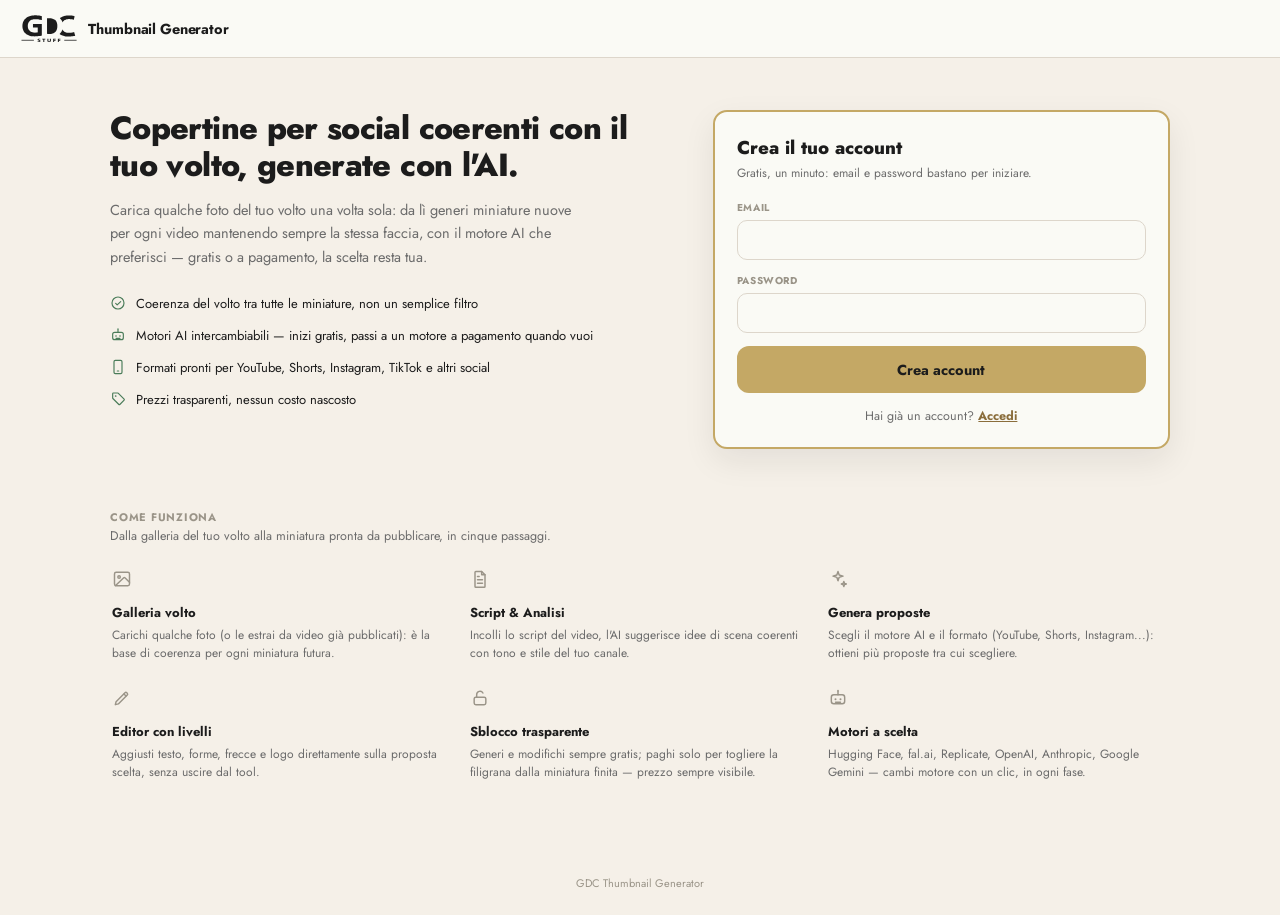
<file: index.html>
<!DOCTYPE html>
<html lang="it">
<head>
<meta charset="UTF-8">
<meta name="viewport" content="width=device-width, initial-scale=1.0">
<title>GDC Thumbnail Generator</title>
<link rel="stylesheet" href="assets/style.css">
<style>
  .hero{ max-width:1100px; margin:0 auto; padding:52px 20px 12px; display:grid; grid-template-columns:1.1fr 0.9fr; gap:44px; align-items:start; }
  @media (max-width:860px){ .hero{ grid-template-columns:1fr; padding-top:32px; gap:28px; } }
  .hero-title{ font-size:32px; font-weight:800; letter-spacing:-.02em; line-height:1.16; margin-bottom:14px; }
  .hero-sub{ font-size:14.5px; color:var(--grigio); line-height:1.6; margin-bottom:26px; max-width:480px; }
  .hero-points{ display:flex; flex-direction:column; gap:13px; }
  .hero-point{ display:flex; align-items:flex-start; gap:10px; font-size:13px; }
  .hero-point .icon{ color:var(--maker); flex-shrink:0; margin-top:1px; }

  /* Card di accesso: è l'azione principale della pagina — bordo e ombra la
     fanno risaltare rispetto al resto, invece del semplice .card piatto. */
  .auth-card{ position:sticky; top:20px; padding:22px; border:2px solid var(--sabbia); box-shadow:0 12px 32px rgba(28,28,28,.08); }
  .auth-title{ font-size:18.5px; font-weight:800; margin-bottom:3px; }
  .auth-sub{ font-size:12px; color:var(--grigio); margin-bottom:18px; }
  .auth-card .field{ margin-bottom:13px; }
  .auth-switch{ text-align:center; margin-top:14px; font-size:12.5px; color:var(--grigio); }
  .auth-switch button{ background:none; border:none; color:var(--sabbia-dk); font-weight:700; cursor:pointer; font-family:'Jost',sans-serif; font-size:inherit; text-decoration:underline; }

  .features{ max-width:1100px; margin:0 auto; padding:48px 20px 64px; }
  .features .section-lbl{ margin-bottom:2px; }
  .features-sub{ font-size:12.5px; color:var(--grigio); margin-bottom:18px; }
  .feature-grid{ display:grid; grid-template-columns:repeat(3,1fr); gap:14px; }
  @media (max-width:760px){ .feature-grid{ grid-template-columns:1fr 1fr; } }
  @media (max-width:520px){ .feature-grid{ grid-template-columns:1fr; } }
  .feature-card{ background:transparent; border:none; padding:6px 2px; }
  .feature-card .icon{ width:20px; height:20px; color:var(--grigio-lt); margin-bottom:9px; }
  .feature-card b{ display:block; font-size:13px; margin-bottom:4px; }
  .feature-card p{ font-size:12px; color:var(--grigio); line-height:1.5; }

  .landing-footer{ text-align:center; padding:24px 20px; font-size:11px; color:var(--grigio-lt); }
</style>
</head>
<body>

<div class="topbar">
  <div class="topbar-left"><div class="brand"><img class="brand-logo" src="assets/logo-gdc.svg" alt="GDC"><span class="brand-word">Thumbnail Generator</span></div></div>
</div>

<div class="hero">
  <div>
    <div class="hero-title">Copertine per social coerenti con il tuo volto, generate con l'AI.</div>
    <p class="hero-sub">Carica qualche foto del tuo volto una volta sola: da lì generi miniature nuove per ogni video mantenendo sempre la stessa faccia, con il motore AI che preferisci — gratis o a pagamento, la scelta resta tua.</p>
    <div class="hero-points">
      <div class="hero-point"><svg class="icon" aria-hidden="true"><use href="assets/icons.svg#icon-check-circle"></use></svg> Coerenza del volto tra tutte le miniature, non un semplice filtro</div>
      <div class="hero-point"><svg class="icon" aria-hidden="true"><use href="assets/icons.svg#icon-bot"></use></svg> Motori AI intercambiabili — inizi gratis, passi a un motore a pagamento quando vuoi</div>
      <div class="hero-point"><svg class="icon" aria-hidden="true"><use href="assets/icons.svg#icon-smartphone"></use></svg> Formati pronti per YouTube, Shorts, Instagram, TikTok e altri social</div>
      <div class="hero-point"><svg class="icon" aria-hidden="true"><use href="assets/icons.svg#icon-tag"></use></svg> Prezzi trasparenti, nessun costo nascosto</div>
    </div>
  </div>

  <div class="card auth-card">
    <div class="auth-title" id="modeSub">Crea il tuo account</div>
    <div class="auth-sub" id="modeSubText">Gratis, un minuto: email e password bastano per iniziare.</div>
    <div id="loginError" class="error-banner hidden mb-8"></div>
    <div id="loginOk" class="ok-banner hidden mb-8"></div>
    <form id="authForm">
      <div class="field">
        <label class="lbl" for="email">Email</label>
        <input class="inp" type="email" id="email" required autocomplete="username">
      </div>
      <div class="field">
        <label class="lbl" for="password">Password</label>
        <input class="inp" type="password" id="password" required autocomplete="current-password" minlength="6">
      </div>
      <button class="btn btn-p btn-lg btn-block" type="submit" id="authBtn">Crea account</button>
    </form>
    <div class="auth-switch">
      <span id="switchPrompt">Hai già un account?</span>
      <button type="button" id="switchBtn" onclick="toggleMode()">Accedi</button>
    </div>
  </div>
</div>

<div class="features">
  <div class="section-lbl">Come funziona</div>
  <p class="features-sub">Dalla galleria del tuo volto alla miniatura pronta da pubblicare, in cinque passaggi.</p>
  <div class="feature-grid">
    <div class="feature-card">
      <svg class="icon" aria-hidden="true"><use href="assets/icons.svg#icon-image"></use></svg>
      <b>Galleria volto</b>
      <p>Carichi qualche foto (o le estrai da video già pubblicati): è la base di coerenza per ogni miniatura futura.</p>
    </div>
    <div class="feature-card">
      <svg class="icon" aria-hidden="true"><use href="assets/icons.svg#icon-file-text"></use></svg>
      <b>Script &amp; Analisi</b>
      <p>Incolli lo script del video, l'AI suggerisce idee di scena coerenti con tono e stile del tuo canale.</p>
    </div>
    <div class="feature-card">
      <svg class="icon" aria-hidden="true"><use href="assets/icons.svg#icon-sparkles"></use></svg>
      <b>Genera proposte</b>
      <p>Scegli il motore AI e il formato (YouTube, Shorts, Instagram...): ottieni più proposte tra cui scegliere.</p>
    </div>
    <div class="feature-card">
      <svg class="icon" aria-hidden="true"><use href="assets/icons.svg#icon-pencil"></use></svg>
      <b>Editor con livelli</b>
      <p>Aggiusti testo, forme, frecce e logo direttamente sulla proposta scelta, senza uscire dal tool.</p>
    </div>
    <div class="feature-card">
      <svg class="icon" aria-hidden="true"><use href="assets/icons.svg#icon-unlock"></use></svg>
      <b>Sblocco trasparente</b>
      <p>Generi e modifichi sempre gratis; paghi solo per togliere la filigrana dalla miniatura finita — prezzo sempre visibile.</p>
    </div>
    <div class="feature-card">
      <svg class="icon" aria-hidden="true"><use href="assets/icons.svg#icon-bot"></use></svg>
      <b>Motori a scelta</b>
      <p>Hugging Face, fal.ai, Replicate, OpenAI, Anthropic, Google Gemini — cambi motore con un clic, in ogni fase.</p>
    </div>
  </div>
</div>

<div class="landing-footer">GDC Thumbnail Generator</div>

<script src="assets/app.js"></script>
<script>
if (getToken()) window.location.href = 'onboarding.html';

let MODE = 'signup'; // 'login' | 'signup' — la maggior parte dei visitatori è al primo accesso

function toggleMode(){
  MODE = MODE === 'signup' ? 'login' : 'signup';
  document.getElementById('authBtn').textContent = MODE === 'signup' ? 'Crea account' : 'Accedi';
  document.getElementById('modeSub').textContent = MODE === 'signup' ? 'Crea il tuo account' : 'Accedi al tuo account';
  document.getElementById('modeSubText').textContent = MODE === 'signup' ? 'Gratis, un minuto: email e password bastano per iniziare.' : 'Titolare GDC o cliente: accedi con le tue credenziali.';
  document.getElementById('switchPrompt').textContent = MODE === 'signup' ? 'Hai già un account?' : 'Primo accesso?';
  document.getElementById('switchBtn').textContent = MODE === 'signup' ? 'Accedi' : 'Crea un account';
  document.getElementById('loginError').classList.add('hidden');
  document.getElementById('loginOk').classList.add('hidden');
}

document.getElementById('authForm').addEventListener('submit', async (e) => {
  e.preventDefault();
  const btn = document.getElementById('authBtn');
  const errEl = document.getElementById('loginError');
  const okEl = document.getElementById('loginOk');
  errEl.classList.add('hidden'); okEl.classList.add('hidden');
  btn.disabled = true; btn.textContent = MODE === 'login' ? 'Accesso in corso…' : 'Creazione account…';

  const email = document.getElementById('email').value.trim();
  const password = document.getElementById('password').value;

  try {
    if (MODE === 'login') {
      const res = await fetch(`${SUPA_URL}/auth/v1/token?grant_type=password`, {
        method: 'POST',
        headers: { apikey: SUPA_KEY, 'Content-Type': 'application/json' },
        body: JSON.stringify({ email, password }),
      });
      const data = await res.json();
      if (!res.ok) throw new Error(data.error_description || data.msg || 'Credenziali non valide');
      setSession(data);
      window.location.href = 'onboarding.html';
    } else {
      const res = await fetch(`${SUPA_URL}/auth/v1/signup`, {
        method: 'POST',
        headers: { apikey: SUPA_KEY, 'Content-Type': 'application/json' },
        body: JSON.stringify({ email, password }),
      });
      const data = await res.json();
      if (!res.ok) throw new Error(data.error_description || data.msg || 'Impossibile creare l\'account');
      if (data.access_token) {
        setSession(data);
        window.location.href = 'onboarding.html';
      } else {
        okEl.textContent = 'Account creato — controlla la tua email per confermarla, poi accedi.';
        okEl.classList.remove('hidden');
        toggleMode();
      }
    }
  } catch (err) {
    errEl.textContent = err.message;
    errEl.classList.remove('hidden');
  } finally {
    btn.disabled = false;
    btn.textContent = MODE === 'login' ? 'Accedi' : 'Crea account';
  }
});
</script>
</body>
</html>
</file>
<file: assets/style.css>
/* GDC Thumbnail Studio — design system condiviso */
@import url('https://fonts.googleapis.com/css2?family=Jost:wght@400;500;600;700;800&display=swap');

:root{
  --carta:#F5F0E8; --nero:#1C1C1C; --bianco:#FAFAF5;
  --maker:#4A7C59; --maker-bg:#C7DFCF; --maker-dk:#3A6145;
  --sabbia:#C4A865; --sabbia-dk:#8A6D3B; --sabbia-bg:#E9DFC9; --sabbia-txt:#7A5C20;
  --life:#C2193A; --life-mid:#E9415A; --life-bg:#F5E0E6;
  --athlete:#2B5F9E; --athlete-bg:#D9E6F3;
  --grigio:#6B6B6B; --grigio-lt:#9A9488; --border:#ddd6cb;
  --radius:14px; --radius-sm:10px;
}
@media(prefers-color-scheme:dark){
  :root{ --carta:#1A1A1A; --bianco:#242424; --nero:#F0EBE1; --border:#3A3A3A; --grigio:#9A9A9A; --grigio-lt:#7A7A7A; }
}
*{ box-sizing:border-box; margin:0; padding:0; -webkit-tap-highlight-color:transparent; }
html,body{ height:100%; }
body{
  font-family:'Jost',sans-serif; background:var(--carta); color:var(--nero);
  min-height:100vh; font-size:14px;
}
input,textarea,button,select{ font-family:inherit; font-size:inherit; color:inherit; }
a{ color:inherit; }
img{ max-width:100%; display:block; }

/* ── LAYOUT ── */
.topbar{
  display:flex; align-items:center; justify-content:space-between;
  padding:0 20px; height:58px; background:var(--bianco);
  border-bottom:1.5px solid var(--border); position:sticky; top:0; z-index:100; gap:12px;
}
.topbar-left{ display:flex; align-items:center; gap:12px; min-width:0; }
.brand{ display:flex; align-items:center; gap:9px; font-weight:700; font-size:14.5px; letter-spacing:-.01em; white-space:nowrap; }
.brand-dot{ width:10px; height:10px; border-radius:50%; background:var(--sabbia); flex-shrink:0; }
/* Placeholder monogramma, usato solo dove il logo reale non è ancora stato agganciato. */
.brand-mark{ width:28px; height:28px; border-radius:8px; background:var(--nero); color:var(--carta); display:flex; align-items:center; justify-content:center; font-weight:800; font-size:13px; letter-spacing:0; flex-shrink:0; }
.brand-word b{ font-weight:800; }
.brand-avatar{ width:28px; height:28px; border-radius:8px; object-fit:cover; flex-shrink:0; }
/* Logo GDC reale (assets/logo-gdc.svg) — colore fisso nel file, coerente in chiaro/scuro. */
.brand-logo{ height:30px; width:auto; flex-shrink:0; display:block; }

/* ── ICONE (sprite SVG, sostituiscono le emoji) ── */
.icon{ width:16px; height:16px; flex-shrink:0; stroke:currentColor; fill:none; }
.icon-sm{ width:13px; height:13px; }
.icon-lg{ width:20px; height:20px; }
.icon-xl{ width:30px; height:30px; }
.btn .icon{ margin-right:1px; }

/* Pallino di stato gratis/pagamento (motori AI) */
.cost-dot{ width:8px; height:8px; border-radius:50%; display:inline-block; flex-shrink:0; }
.cost-dot.free{ background:var(--maker); }
.cost-dot.paid{ background:var(--sabbia-dk); }
.topbar-right{ display:flex; align-items:center; gap:8px; flex-shrink:0; }
.container{ max-width:1180px; margin:0 auto; padding:20px; }
.container-sm{ max-width:520px; margin:0 auto; padding:20px; }

/* ── BUTTONS ── */
.btn{ padding:9px 16px; border-radius:10px; border:none; font-weight:700; font-size:13px; cursor:pointer; transition:background .15s,transform .1s,border-color .15s; font-family:'Jost',sans-serif; display:inline-flex; align-items:center; gap:6px; white-space:nowrap; }
.btn:active{ transform:scale(.98); }
.btn:disabled{ opacity:.5; cursor:not-allowed; }
.btn-p{ background:var(--sabbia); color:var(--nero); }
.btn-p:hover:not(:disabled){ background:#B89855; }
.btn-g{ background:var(--maker); color:#fff; }
.btn-g:hover:not(:disabled){ background:var(--maker-dk); }
.btn-o{ background:var(--life); color:#fff; }
.btn-o:hover:not(:disabled){ background:#a3122f; }
.btn-s{ background:var(--carta); color:var(--nero); border:1.5px solid var(--border); }
.btn-s:hover:not(:disabled){ background:var(--border); }
.btn-gh{ background:transparent; color:var(--grigio); border:1.5px solid var(--border); }
.btn-gh:hover:not(:disabled){ background:var(--bianco); border-color:var(--grigio); }
.btn-sm{ padding:6px 11px; font-size:12px; }
.btn-lg{ padding:13px 20px; font-size:14.5px; border-radius:12px; }
.btn-icon{ width:34px; height:34px; padding:0; border-radius:9px; display:inline-flex; align-items:center; justify-content:center; }
.btn-block{ width:100%; justify-content:center; }

/* ── FORMS ── */
.field{ display:flex; flex-direction:column; gap:5px; margin-bottom:12px; }
.lbl{ font-size:10px; font-weight:700; color:var(--grigio-lt); letter-spacing:.06em; text-transform:uppercase; }
.inp,.select,.textarea{
  width:100%; padding:9px 12px; border-radius:var(--radius-sm); border:1.5px solid var(--border);
  background:var(--bianco); color:var(--nero); outline:none; transition:border-color .15s; font-family:'Jost',sans-serif;
}
.inp:focus,.select:focus,.textarea:focus{ border-color:var(--sabbia); }
.textarea{ resize:vertical; min-height:110px; line-height:1.5; }
.hint{ font-size:11px; color:var(--grigio); }

/* Preset formato/piattaforma (Genera) — pulsanti con etichetta testuale, mai
   loghi social reali (rischio marchio), solo icone outline generiche. */
.format-presets{ display:flex; flex-wrap:wrap; gap:8px; }
.format-preset{
  display:flex; flex-direction:column; align-items:center; gap:3px; text-align:center;
  min-width:96px; padding:10px 12px; border-radius:var(--radius-sm); border:1.5px solid var(--border);
  background:var(--bianco); color:var(--grigio); cursor:pointer; transition:border-color .15s,color .15s;
}
.format-preset:hover{ border-color:var(--sabbia); }
.format-preset.active{ border-color:var(--nero); color:var(--nero); background:var(--carta); }
.format-preset span{ font-size:11.5px; font-weight:700; line-height:1.2; }
.format-preset small{ font-size:10px; color:var(--grigio-lt); }
.format-preset.active small{ color:var(--grigio); }
.error-banner{ background:var(--life-bg); color:var(--life); border:1.5px solid var(--life); border-radius:var(--radius-sm); padding:10px 13px; font-size:12.5px; font-weight:600; }
.info-banner{ background:var(--athlete-bg); color:var(--athlete); border:1.5px solid var(--athlete); border-radius:var(--radius-sm); padding:10px 13px; font-size:12.5px; font-weight:600; }
.ok-banner{ background:var(--maker-bg); color:var(--maker-dk); border:1.5px solid var(--maker); border-radius:var(--radius-sm); padding:10px 13px; font-size:12.5px; font-weight:600; }

/* ── CARDS ── */
.card{ background:var(--bianco); border:1.5px solid var(--border); border-radius:var(--radius); padding:16px; }
.card + .card{ margin-top:10px; }
.ttl{ font-size:19px; font-weight:800; letter-spacing:-.02em; margin-bottom:14px; }
.section-lbl{ font-size:11px; font-weight:700; color:var(--grigio-lt); text-transform:uppercase; letter-spacing:.07em; margin-bottom:8px; }

/* ── TAGS / BADGES ── */
.tag{ font-size:10px; font-weight:700; letter-spacing:.03em; padding:3px 9px; border-radius:999px; border:1.5px solid; display:inline-flex; align-items:center; gap:4px; white-space:nowrap; }
.tag-sabbia{ background:var(--sabbia-bg); color:var(--sabbia-txt); border-color:var(--sabbia); }
.tag-maker{ background:var(--maker-bg); color:var(--maker-dk); border-color:var(--maker); }
.tag-life{ background:var(--life-bg); color:var(--life); border-color:var(--life); }
.tag-athlete{ background:var(--athlete-bg); color:var(--athlete); border-color:var(--athlete); }
.tag-grigio{ background:var(--border); color:var(--grigio); border-color:var(--grigio-lt); }

/* ── TABS ── */
.tabs{ display:flex; gap:4px; overflow-x:auto; padding-bottom:2px; scrollbar-width:none; }
.tabs::-webkit-scrollbar{ display:none; }
.tab-btn{ flex-shrink:0; padding:9px 15px; border-radius:10px 10px 0 0; border:none; background:transparent; color:var(--grigio); font-weight:700; font-size:12.5px; cursor:pointer; font-family:'Jost',sans-serif; border-bottom:2.5px solid transparent; transition:all .15s; }
.tab-btn:hover{ color:var(--nero); }
.tab-btn.on{ color:var(--nero); border-bottom-color:var(--sabbia); background:var(--bianco); }
.tab-panel{ display:none; }
.tab-panel.on{ display:block; }

/* ── GRIDS ── */
.grid{ display:grid; gap:12px; }
.grid-2{ grid-template-columns:1fr 1fr; }
.grid-3{ grid-template-columns:repeat(3,1fr); }
.grid-4{ grid-template-columns:repeat(4,1fr); }
.gallery-grid{ display:grid; grid-template-columns:repeat(auto-fill,minmax(150px,1fr)); gap:10px; }
@media(max-width:720px){ .grid-2,.grid-3,.grid-4{ grid-template-columns:1fr 1fr; } }

/* ── CLIENT LIST ── */
.client-card{ background:var(--bianco); border:1.5px solid var(--border); border-radius:var(--radius); padding:14px 16px; display:flex; align-items:center; gap:12px; text-decoration:none; color:var(--nero); transition:border-color .15s,transform .1s; cursor:pointer; }
.client-card:hover{ border-color:var(--sabbia); transform:translateY(-1px); }
.client-avatar{ width:44px; height:44px; border-radius:12px; background:var(--sabbia-bg); display:flex; align-items:center; justify-content:center; font-weight:800; font-size:16px; color:var(--sabbia-dk); flex-shrink:0; overflow:hidden; }
.client-avatar img{ width:100%; height:100%; object-fit:cover; }
.client-info{ flex:1; min-width:0; display:flex; flex-direction:column; gap:4px; }
.client-name{ font-weight:800; font-size:14.5px; white-space:nowrap; overflow:hidden; text-overflow:ellipsis; }
.client-meta{ display:flex; gap:6px; flex-wrap:wrap; }
.client-stats{ display:flex; gap:14px; flex-shrink:0; }
.mini-stat{ display:flex; flex-direction:column; align-items:center; gap:1px; }
.mini-stat b{ font-size:15px; }
.mini-stat span{ font-size:9px; color:var(--grigio); text-transform:uppercase; letter-spacing:.04em; }
.arrow{ color:var(--border); font-size:1.1rem; }

/* ── GALLERY IMAGE CARD ── */
.img-card{ position:relative; border-radius:var(--radius-sm); overflow:hidden; border:1.5px solid var(--border); background:var(--bianco); aspect-ratio:16/9; }
.img-card img{ width:100%; height:100%; object-fit:cover; }
.img-card .img-badge{ position:absolute; top:6px; left:6px; }
.img-card .img-actions{ position:absolute; bottom:0; left:0; right:0; display:flex; gap:4px; padding:6px; background:linear-gradient(transparent,rgba(0,0,0,.55)); opacity:0; transition:opacity .15s; }
.img-card:hover .img-actions{ opacity:1; }
.img-card .img-actions .btn{ flex:1; padding:5px; font-size:11px; }

/* ── DROPZONE ── */
.dropzone{ border:2px dashed var(--border); border-radius:var(--radius); padding:26px; text-align:center; color:var(--grigio); cursor:pointer; transition:border-color .15s,background .15s; }
.dropzone:hover,.dropzone.drag{ border-color:var(--sabbia); background:var(--sabbia-bg); }
.dropzone input{ display:none; }

/* ── MODAL / SHEET ── */
.overlay{ position:fixed; inset:0; background:rgba(28,28,28,.45); z-index:200; opacity:0; pointer-events:none; transition:opacity .18s; display:flex; align-items:center; justify-content:center; padding:16px; }
.overlay.open{ opacity:1; pointer-events:auto; }
.sheet{ width:100%; max-width:520px; max-height:88vh; overflow-y:auto; background:var(--bianco); border-radius:18px; padding:20px; transform:translateY(14px); transition:transform .18s; }
.overlay.open .sheet{ transform:translateY(0); }
.sheet-header{ display:flex; align-items:center; justify-content:space-between; margin-bottom:14px; }
.sheet-title{ font-size:16px; font-weight:800; }
.sheet-close{ width:28px; height:28px; border-radius:50%; border:none; background:var(--carta); color:var(--grigio); cursor:pointer; font-size:14px; }

/* ── EMPTY STATE ── */
.empty{ text-align:center; padding:40px 20px; color:var(--grigio); }
.empty-icon{ margin-bottom:8px; opacity:.4; display:flex; justify-content:center; }
.empty-icon .icon{ width:34px; height:34px; }

/* ── LOADER ── */
.loader{ text-align:center; padding:30px; color:var(--grigio-lt); font-size:12.5px; }

/* ── FAB ── */
.fab{ position:fixed; bottom:22px; right:20px; width:52px; height:52px; border-radius:50%; background:var(--sabbia); border:none; display:flex; align-items:center; justify-content:center; font-size:1.4rem; cursor:pointer; box-shadow:0 4px 16px rgba(196,168,101,.4); transition:transform .15s; z-index:60; }
.fab:hover{ transform:scale(1.07); }

/* ── COLOR SWATCH ── */
.swatch{ width:22px; height:22px; border-radius:6px; border:1.5px solid var(--border); flex-shrink:0; }
.swatch-row{ display:flex; gap:6px; flex-wrap:wrap; }

/* ── EDITOR ── */
.editor-layout{ display:grid; grid-template-columns:1fr 260px; gap:14px; align-items:start; }
@media(max-width:860px){ .editor-layout{ grid-template-columns:1fr; } }
.editor-canvas-wrap{ background:#111; border-radius:var(--radius); padding:10px; display:flex; align-items:center; justify-content:center; overflow:auto; }
#editorCanvas{ background:#000; max-width:100%; border-radius:6px; cursor:default; }
.layer-row{ display:flex; align-items:center; gap:6px; padding:6px 8px; border-radius:8px; border:1.5px solid var(--border); background:var(--carta); margin-bottom:5px; font-size:11.5px; cursor:pointer; }
.layer-row.on{ border-color:var(--sabbia); background:var(--sabbia-bg); }

/* ── UTIL ── */
.flex{ display:flex; } .items-center{ align-items:center; } .justify-between{ justify-content:space-between; }
.gap-6{ gap:6px; } .gap-8{ gap:8px; } .gap-10{ gap:10px; } .gap-12{ gap:12px; }
.mt-8{ margin-top:8px; } .mt-12{ margin-top:12px; } .mt-16{ margin-top:16px; }
.mb-2{ margin-bottom:2px; } .mb-8{ margin-bottom:8px; } .mb-12{ margin-bottom:12px; }
.text-grigio{ color:var(--grigio); } .text-sm{ font-size:12px; } .text-xs{ font-size:10.5px; }
.wrap{ flex-wrap:wrap; }
.pointer{ cursor:pointer; }
.hidden{ display:none !important; }
.toast-wrap{ position:fixed; top:16px; left:50%; transform:translateX(-50%); z-index:999; display:flex; flex-direction:column; gap:8px; align-items:center; }
.toast{ background:var(--nero); color:var(--carta); padding:9px 16px; border-radius:999px; font-size:12.5px; font-weight:600; box-shadow:0 4px 14px rgba(0,0,0,.25); animation:toastIn .18s ease; }
.toast.err{ background:var(--life); color:#fff; }
.toast.ok{ background:var(--maker); color:#fff; }
@keyframes toastIn{ from{ opacity:0; transform:translateY(-6px);} to{ opacity:1; transform:translateY(0);} }
</file>
